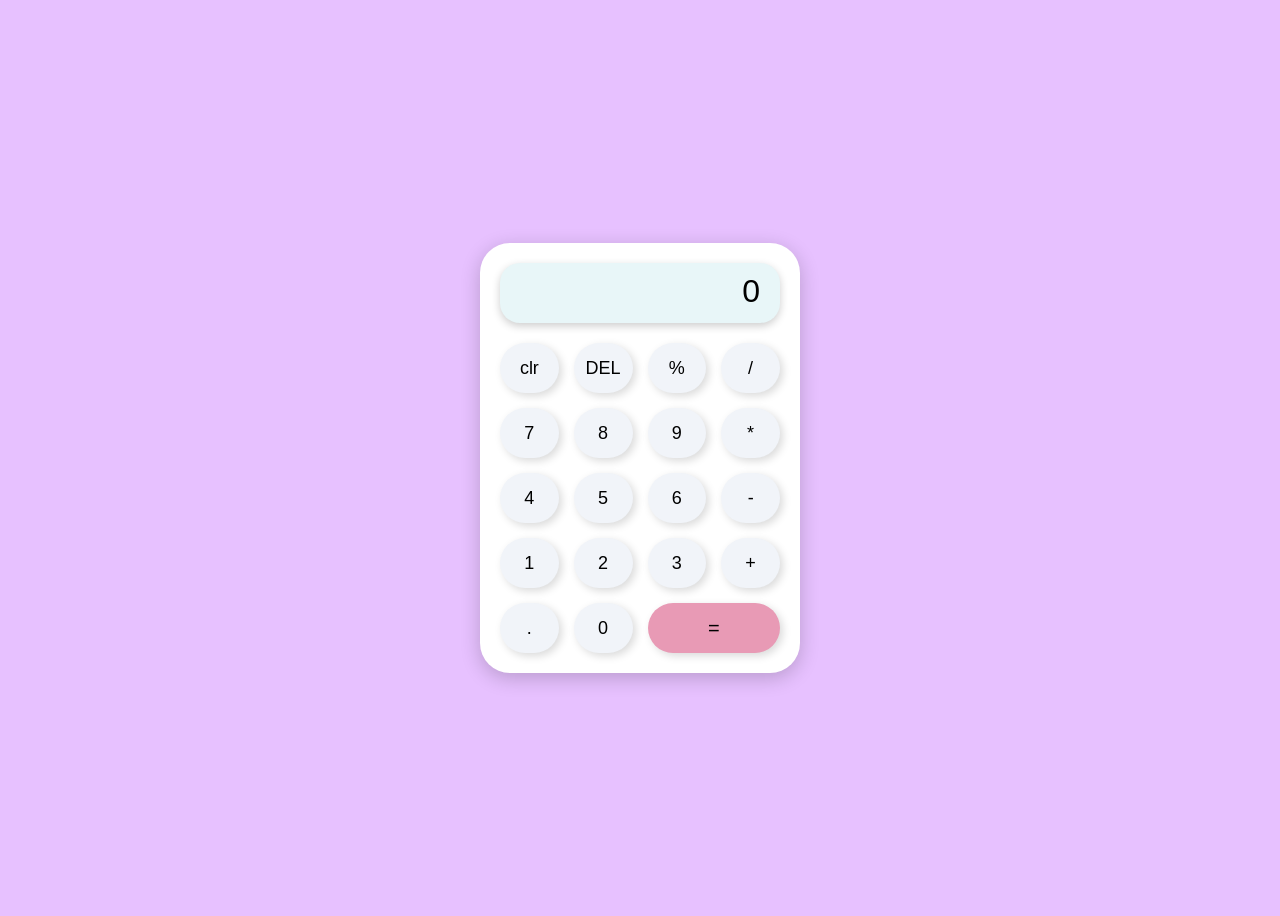
<file: index.html>
<!DOCTYPE html>
<html lang="en">
<head>
    <meta charset="UTF-8">
    <meta name="viewport" content="width=device-width, initial-scale=1.0">
    <link rel="stylesheet" href="calculator.css">
    <title>Calculator Assignment</title>
</head>
<body>
    <div class="calculator">
        <div  id="display">0</div>
        <div class="buttons">
            <button class="btn" onclick="clearDisplay()">clr</button>
            <button class="btn" onclick="deleteOne()">DEL</button>
            <button class="btn" onclick="append('%')">%</button>
            <button class="btn" onclick="append('/')">/</button>

            <button class="btn" onclick="append('7')">7</button>
            <button class="btn" onclick="append('8')">8</button>
            <button class="btn" onclick="append('9')">9</button>
            <button class="btn" onclick="append('*')">*</button>

            <button class="btn" onclick="append('4')">4</button>
            <button class="btn" onclick="append('5')">5</button>
            <button class="btn" onclick="append('6')">6</button>
            <button class="btn" onclick="append('-')">-</button>

            <button class="btn" onclick="append('1')">1</button>
            <button class="btn" onclick="append('2')">2</button>
            <button class="btn" onclick="append('3')">3</button>
            <button class="btn" onclick="append('+')">+</button>

            <button class="btn" onclick="append('.')">.</button>
            <button class="btn" onclick="append('0')">0</button>
            <button class="btn equal" onclick="calculate()">=</button>
        </div>
    </div>
    <script src="calculator.js"></script>
</body>
</html>
</file>
<file: calculator.css>
body {
    background: #e7c1ff;
    display: flex;
    justify-content: center;
    align-items: center;
    height: 900px;
    font-family: Arial, sans-serif;
}

.calculator{
    background: white;
    width: 280px;
    padding: 20px;
    border-radius: 30px;
    box-shadow: 0px 5px 20px rgba(0, 0, 0, 0.2);
}

#display {
    width: 100%;
    height: 60px;
    background: #e8f6f8;
    border-radius: 20px;
    font-size: 32px;
    text-align: right;
    padding: 10px 20px;
    box-sizing: border-box;
    margin-bottom: 20px;
    box-shadow: 0px 3px 8px rgba(0, 0, 0, 0.2);
}

.buttons {
    display: grid;
    grid-template-columns: repeat(4, 1fr);
    gap: 15px;
    border: none;
    border-radius: 50px;    
}

.btn {
    background: #f1f4f9;
    border: none;
    height: 50px;
    border-radius: 50px;
    font-size: 18px;
    box-shadow: 3px 3px 8px rgba(0, 0, 0, 0.15);
    cursor: pointer;
    transition: background-color 0.2s ease;
}

.btn:hover {
    background-color: #e89ab5;
}

.equal {
    grid-column: span 2;
    height: 50px;
    border-radius: 50px;
    background: #e89ab5;
    border: none;
    font-size: 20px;
    box-shadow: 3px 3px 8px rgba(0, 0, 0, 0.15);
    transition: background-color 0.2s ease;
}

.equal:hover {
    background-color: #f1f4f9;
}
</file>
